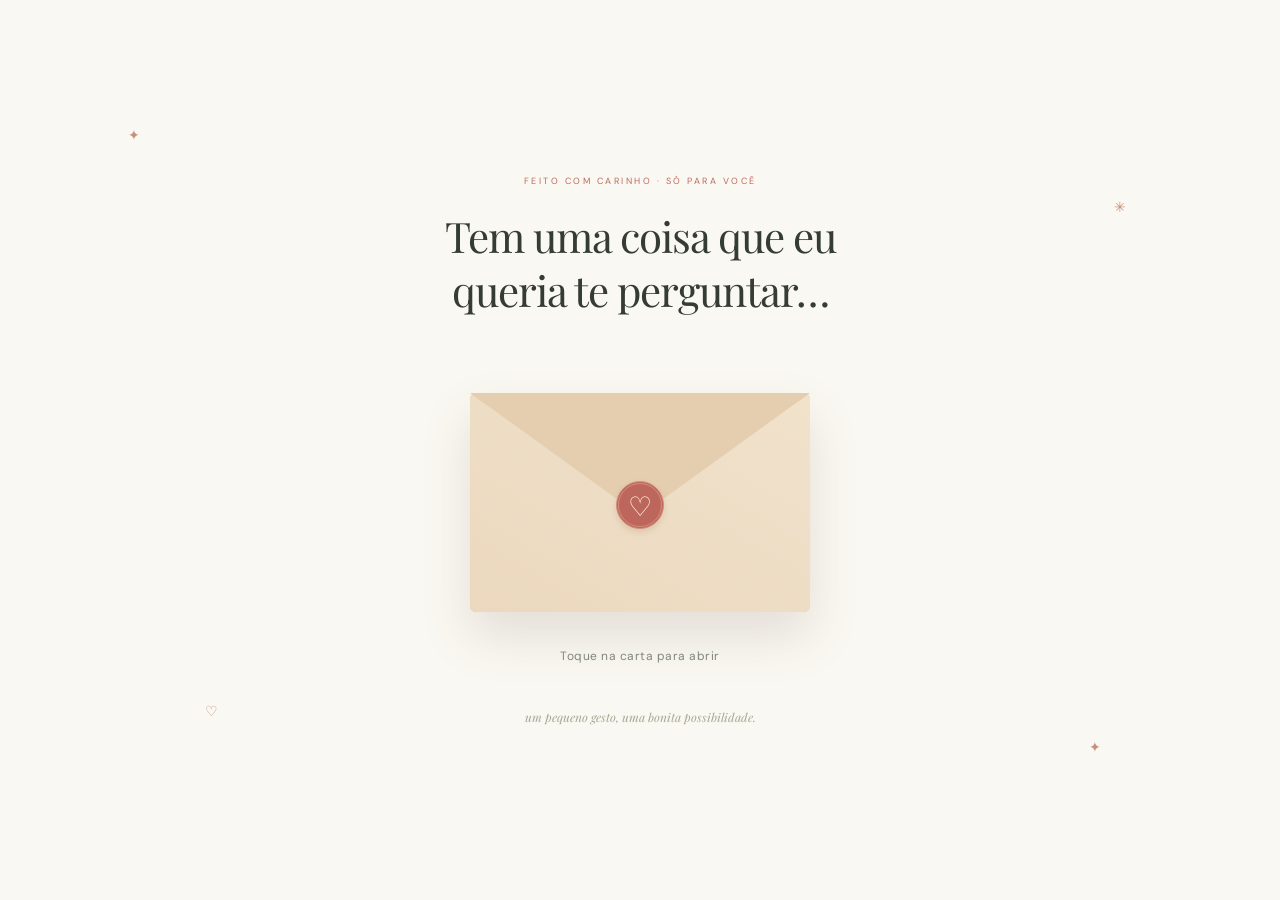
<file: index.html>
<!doctype html>
<html lang="pt-BR">
<head>
  <meta charset="utf-8">
  <meta name="viewport" content="width=device-width, initial-scale=1">
  <meta name="theme-color" content="#faf7f0">
  <meta name="description" content="Um pequeno convite, feito com carinho.">
  <title>Um convite para você ♡</title>
  <link rel="preconnect" href="https://fonts.googleapis.com">
  <link rel="preconnect" href="https://fonts.gstatic.com" crossorigin>
  <link href="https://fonts.googleapis.com/css2?family=DM+Sans:wght@400;500;600;700&family=Playfair+Display:ital,wght@0,400;0,500;0,600;1,400;1,500&display=swap" rel="stylesheet">
  <link rel="stylesheet" href="style.css?v=2">
  <script src="config.js" defer></script>
  <script src="script.js?v=2" defer></script>
</head>
<body>
  <section class="letter-intro" id="letter-intro" aria-label="Uma carta para você" hidden>
    <span class="spark" style="top:14%;left:10%" aria-hidden="true">✦</span>
    <span class="spark" style="top:22%;right:12%;animation-delay:-1s" aria-hidden="true">✳</span>
    <span class="spark" style="bottom:20%;left:16%;animation-delay:-2s" aria-hidden="true">♡</span>
    <span class="spark" style="bottom:16%;right:14%;animation-delay:-1.5s" aria-hidden="true">✦</span>
    <p class="letter-eyebrow">FEITO COM CARINHO · SÓ PARA VOCÊ</p>
    <h2>Tem uma coisa que eu<br>queria te perguntar…</h2>
    <button class="envelope" id="open-letter" type="button" aria-label="Abrir a carta e iniciar a música">
      <span class="envelope-paper" aria-hidden="true">Um convite especial <b>♡</b></span>
      <span class="envelope-front" aria-hidden="true"></span>
      <span class="envelope-flap" aria-hidden="true"></span>
      <span class="envelope-seal" aria-hidden="true">♡</span>
    </button>
    <p class="letter-hint">Toque na carta para abrir</p>
    <span class="letter-footnote">um pequeno gesto, uma bonita possibilidade.</span>
  </section>
  <audio id="background-music" loop preload="none"></audio>
  <button class="music-toggle" id="music-toggle" type="button" aria-label="Tocar música de fundo" aria-pressed="false" hidden>
    <span class="eq" aria-hidden="true"><i></i><i></i><i></i></span>
    <span id="music-label">Tocar música ♫</span>
  </button>
  <div class="page-shell">
    <header class="header">
      <a class="brand" href="./" aria-label="Um convite, início"><span class="brand-icon">✳</span> um convite<span class="brand-dot">.</span></a>
      <span class="header-note"><span class="tiny-heart">♥</span> FEITO COM CARINHO</span>
    </header>

    <main class="invitation" id="convite">
      <section class="copy" aria-labelledby="title">
        <div class="eyebrow" style="--i:0"><span class="eyebrow-line"></span> UMA PERGUNTA ESPECIAL <span class="eyebrow-star">✳</span></div>
        <h1 id="title" tabindex="-1" style="--i:1">A vida fica mais<br>bonita com <em>bons<br class="desktop-break"> momentos.</em></h1>
        <p class="intro" style="--i:2">E eu estava pensando que seria ainda melhor compartilhar um desses momentos com você.</p>
        <div class="question-block" style="--i:3">
          <span class="question-sparkle" aria-hidden="true">✦</span>
          <p class="question">Você aceita sair comigo?</p>
          <p class="question-subtitle">Prometo boa companhia e boas risadas.</p>
        </div>

        <div id="response-area" style="--i:4">
          <div class="button-playground" id="playground" aria-label="Opções de resposta">
            <button class="button button-yes" id="yes-button" type="button">Sim, eu aceito! <span aria-hidden="true">↗</span></button>
            <button class="button button-no" id="no-button" type="button">Não <span aria-hidden="true">↗</span></button>
          </div>
          <p class="playful-message" id="playful-message" aria-live="polite"><span aria-hidden="true">✧</span> Uma pequena dica: o sim é uma ótima escolha.</p>
        </div>
        <div class="result" id="result" role="status" aria-live="polite" tabindex="-1" hidden></div>
      </section>

      <aside class="art-side" aria-label="Ilustração de uma varanda com xícaras, flores e uma carta">
        <span class="art-ring" aria-hidden="true"></span>
        <div class="art-frame">
          <img src="assets/ilustracao.jpg" alt="Duas xícaras, um buquê de peônias e uma carta com selo de cera numa varanda ao entardecer.">
        </div>
        <span class="art-stamp" aria-hidden="true"><span>PARA VOCÊ</span><b>♡</b><span>COM CARINHO</span></span>
        <span class="art-caption">pequenos momentos, <em>grandes memórias.</em></span>
        <span class="side-note" aria-hidden="true">UM CONVITE ESPECIAL&nbsp; · &nbsp;SÓ PARA VOCÊ</span>
        <span class="art-sparkle" aria-hidden="true">✳</span>
      </aside>
    </main>

    <footer class="footer"><span>UM PEQUENO CONVITE, UMA GRANDE POSSIBILIDADE.</span><span>FEITO COM <span class="tiny-heart">♥</span> E UM POUQUINHO DE CORAGEM</span></footer>
  </div>
</body>
</html>
</file>
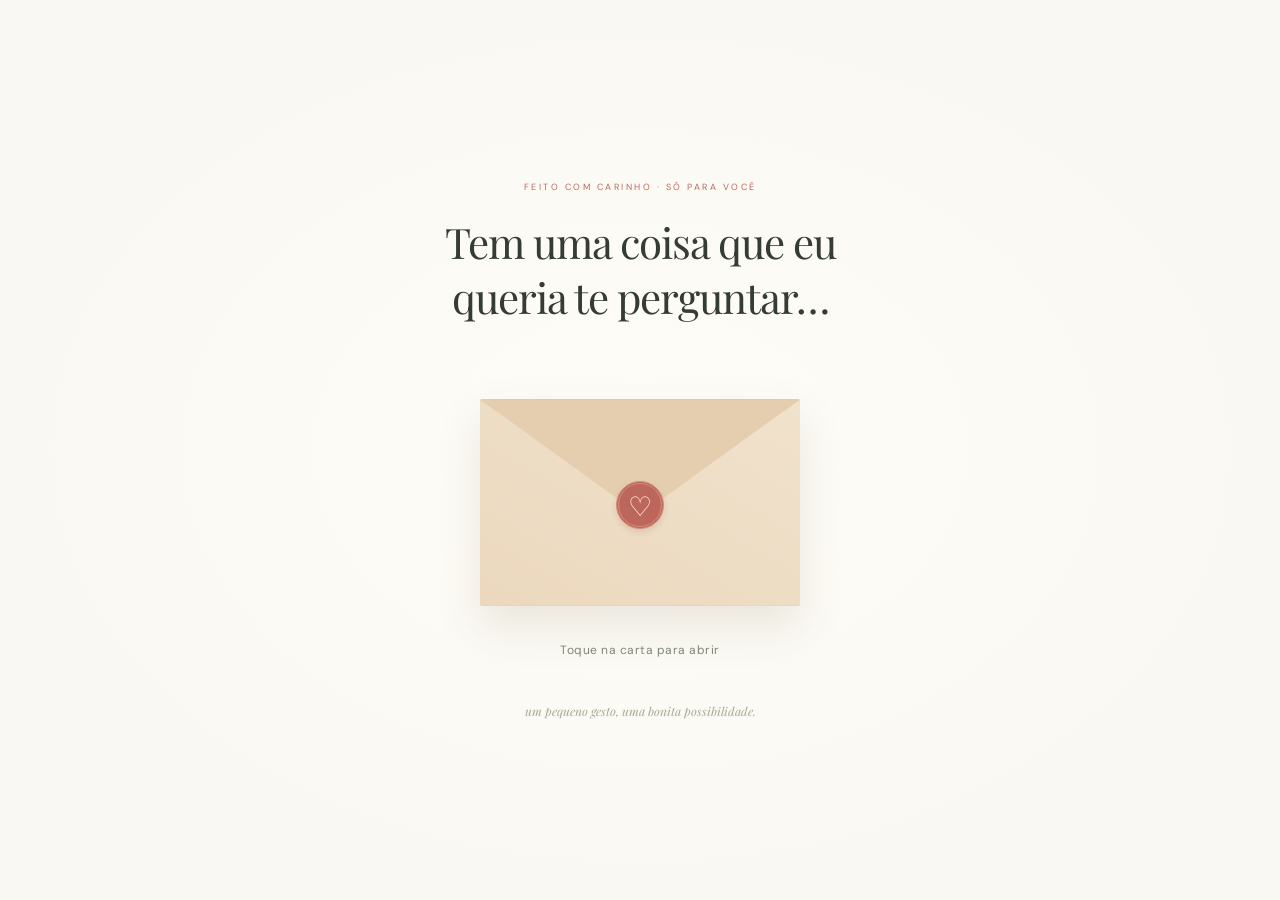
<file: versao-classica/index.html>
<!doctype html>
<html lang="pt-BR">
<head>
  <meta charset="utf-8">
  <meta name="viewport" content="width=device-width, initial-scale=1">
  <meta name="theme-color" content="#faf7f0">
  <meta name="description" content="Um pequeno convite, feito com carinho.">
  <title>Um convite para você ♡</title>
  <link rel="preconnect" href="https://fonts.googleapis.com">
  <link rel="preconnect" href="https://fonts.gstatic.com" crossorigin>
  <link href="https://fonts.googleapis.com/css2?family=DM+Sans:wght@400;500;600;700&family=Playfair+Display:ital,wght@0,400;0,500;0,600;1,400;1,500&display=swap" rel="stylesheet">
  <link rel="stylesheet" href="style.css">
  <script src="../config.js" defer></script>
  <script src="script.js" defer></script>
</head>
<body>
  <section class="letter-intro" id="letter-intro" aria-label="Uma carta para você" hidden>
    <p class="letter-eyebrow">FEITO COM CARINHO · SÓ PARA VOCÊ</p>
    <h2>Tem uma coisa que eu<br>queria te perguntar…</h2>
    <button class="envelope" id="open-letter" type="button" aria-label="Abrir a carta e iniciar a música">
      <span class="envelope-paper" aria-hidden="true">Um convite especial <b>♡</b></span>
      <span class="envelope-front" aria-hidden="true"></span>
      <span class="envelope-flap" aria-hidden="true"></span>
      <span class="envelope-seal" aria-hidden="true">♡</span>
    </button>
    <p class="letter-hint">Toque na carta para abrir</p>
    <span class="letter-footnote">um pequeno gesto, uma bonita possibilidade.</span>
  </section>
  <audio id="background-music" loop preload="none"></audio>
  <button class="music-toggle" id="music-toggle" type="button" aria-label="Tocar música de fundo" aria-pressed="false" hidden>Tocar música ♫</button>
  <div class="page-shell">
    <header class="header">
      <a class="brand" href="../" aria-label="Um convite, início"><span class="brand-icon">✳</span> um convite<span class="brand-dot">.</span></a>
      <span class="header-note"><span class="tiny-heart">♥</span> FEITO COM CARINHO</span>
    </header>

    <main class="invitation" id="convite">
      <section class="copy" aria-labelledby="title">
        <div class="eyebrow"><span class="eyebrow-line"></span> UMA PERGUNTA ESPECIAL <span class="eyebrow-star">✳</span></div>
        <h1 id="title" tabindex="-1">A vida fica mais<br>bonita com <em>bons<br class="desktop-break"> momentos.</em></h1>
        <p class="intro">E eu estava pensando que seria ainda melhor compartilhar um desses momentos com você.</p>
        <div class="question-block">
          <span class="question-sparkle" aria-hidden="true">✦</span>
          <p class="question">Você aceita sair comigo?</p>
          <p class="question-subtitle">Prometo boa companhia e boas risadas.</p>
        </div>

        <div id="response-area">
          <div class="button-playground" id="playground" aria-label="Opções de resposta">
            <button class="button button-yes" id="yes-button" type="button">Sim, eu aceito! <span aria-hidden="true">↗</span></button>
            <button class="button button-no" id="no-button" type="button">Não <span aria-hidden="true">↗</span></button>
          </div>
          <p class="playful-message" id="playful-message" aria-live="polite"><span aria-hidden="true">✧</span> Uma pequena dica: o sim é uma ótima escolha.</p>
        </div>
        <div class="result" id="result" role="status" aria-live="polite" hidden></div>
      </section>

      <aside class="art-side" aria-label="Ilustração de uma flor em um vaso">
        <div class="art-frame">
          <img src="../assets/convite-illustration.png" alt="Uma flor delicada em um vaso, ao lado de um bilhete." width="1024" height="1536">
          <span class="art-stamp" aria-hidden="true"><span>PARA VOCÊ</span><b>♡</b><span>COM CARINHO</span></span>
          <span class="art-caption">pequenos momentos, <em>grandes memórias.</em></span>
        </div>
        <span class="side-note" aria-hidden="true">UM CONVITE ESPECIAL&nbsp; · &nbsp;SÓ PARA VOCÊ</span>
        <span class="art-sparkle" aria-hidden="true">✳</span>
      </aside>
    </main>

    <footer class="footer"><span>UM PEQUENO CONVITE, UMA GRANDE POSSIBILIDADE.</span><span>FEITO COM <span class="tiny-heart">♥</span> E UM POUQUINHO DE CORAGEM</span></footer>
  </div>
</body>
</html>
</file>
<file: style.css>
/* Versão animada: novo visual, com a mesma carta de abertura e o mesmo comportamento do botão "Não". */
:root{--ink:#343c34;--muted:#7f8678;--rose:#bd675c;--rose-dark:#a95149;--paper:#faf8f2;--line:#e8e6da;--serif:'Playfair Display',Georgia,serif;--sans:'DM Sans',Arial,sans-serif;--ease-out:cubic-bezier(.22,1,.36,1)}
*{box-sizing:border-box}
html{background:var(--paper)}
body{margin:0;min-height:100vh;color:var(--ink);font-family:var(--sans);background:var(--paper);overflow-x:hidden}
body::before{content:'';position:fixed;inset:0;z-index:-2;pointer-events:none;background:url('assets/fundo.jpg') center/cover no-repeat;opacity:.95}
button{font:inherit}
button:focus-visible,a:focus-visible{outline:3px solid #ce8f78;outline-offset:4px}
[hidden]{display:none!important}
body.letter-closed{overflow:hidden}

/* Corações flutuando ao fundo */
.hearts{position:fixed;inset:0;overflow:hidden;z-index:-1;pointer-events:none}
.heart{position:absolute;bottom:-40px;color:var(--rose);opacity:0;animation-name:rise;animation-timing-function:linear;animation-iteration-count:infinite}
@keyframes rise{0%{transform:translate3d(0,0,0) rotate(0deg);opacity:0}10%{opacity:.5}90%{opacity:.35}100%{transform:translate3d(var(--sway,20px),-110vh,0) rotate(25deg);opacity:0}}
/* Explosão de corações ao abrir a carta */
.burst{position:fixed;z-index:20;left:0;top:0;color:var(--rose);font-size:18px;pointer-events:none;opacity:0;will-change:transform,opacity}

/* Carta de abertura */
.letter-intro{position:relative;min-height:100vh;min-height:100svh;display:flex;flex-direction:column;align-items:center;justify-content:center;text-align:center;padding:40px 22px;overflow:hidden;transition:opacity .4s 1.15s}
.letter-intro>*{animation:fade-up .9s var(--ease-out) both}
.letter-intro>.letter-eyebrow{animation-delay:.1s}
.letter-intro>h2{animation-delay:.25s}
.letter-intro>.envelope{animation-delay:.4s}
.letter-intro>.letter-hint{animation-delay:.55s}
.letter-intro>.letter-footnote{animation-delay:.7s}
.spark{position:absolute;color:#c88f7b;font-size:14px;pointer-events:none;animation:twinkle 3.2s ease-in-out infinite}
.letter-eyebrow{font-size:9px;letter-spacing:2.5px;color:var(--rose);margin:0 0 22px}
.letter-intro h2{font-family:var(--serif);font-size:clamp(28px,5vw,42px);line-height:1.3;font-weight:400;letter-spacing:-1px;margin:0 0 75px}
.envelope{position:relative;isolation:isolate;width:min(340px,80vw);aspect-ratio:1.55;border:0;border-radius:6px;background:#dcc6ab;box-shadow:0 24px 50px #63503a26;cursor:pointer;perspective:1000px;padding:0;transition:transform .4s var(--ease-out),box-shadow .4s;-webkit-tap-highlight-color:transparent;animation:bob 4.2s ease-in-out infinite,glow 3s ease-in-out infinite}
.envelope:hover{transform:translateY(-5px) rotate(-.6deg)}
.envelope:disabled{cursor:default}
@keyframes bob{0%,100%{translate:0 0}50%{translate:0 -10px}}
@keyframes glow{0%,100%{box-shadow:0 24px 50px #63503a26,0 0 0 0 #e9b6a500}50%{box-shadow:0 24px 50px #63503a26,0 0 0 24px #e9b6a52e}}
.envelope-paper{position:absolute;z-index:1;inset:12px 16px;background:#fffcf6;border:1px solid #e9ddcd;display:flex;flex-direction:column;justify-content:center;align-items:center;gap:10px;font-family:var(--serif);font-style:italic;font-size:19px;color:var(--rose);transition:transform .65s .45s var(--ease-out)}
.envelope-paper b{font-size:33px;font-weight:400;display:inline-block;animation:beat 2.4s ease-in-out infinite}
.envelope-front{position:absolute;z-index:3;inset:0;background:linear-gradient(30deg,#ebd8be,#f1e2cc);clip-path:polygon(0 0,50% 55%,100% 0,100% 100%,0 100%);border-radius:6px}
.envelope-flap{position:absolute;z-index:4;inset:0;background:#e5ceb0;clip-path:polygon(0 0,100% 0,50% 56%);transform-origin:top;backface-visibility:hidden;transition:transform .65s var(--ease-out),z-index 0s .3s}
.envelope-seal{position:absolute;z-index:5;left:calc(50% - 24px);top:calc(50% - 22px);width:48px;height:48px;display:grid;place-items:center;border-radius:50%;border:3px double #d48d7a;background:var(--rose);color:#fff2de;font:27px var(--serif);box-shadow:0 3px 6px #70402c25;transition:opacity .2s,transform .3s;animation:seal-pulse 2.4s ease-in-out infinite}
.letter-hint{font-size:12px;color:var(--muted);margin:36px 0 0;letter-spacing:.5px}
.letter-footnote{font-family:var(--serif);font-style:italic;color:#a5a693;font-size:12px;margin-top:45px}
.is-opening{opacity:0;pointer-events:none}
.is-opening .envelope{transform:translateY(15px);animation:none}
.is-opening .envelope-seal{opacity:0;transform:scale(1.2);animation:none}
.is-opening .envelope-flap{transform:rotateX(180deg);z-index:0}
.is-opening .envelope-paper{transform:translateY(-65%) scale(1.04)}

/* Convite */
.page-shell{max-width:1200px;margin:auto;padding:0 6%}
.invitation-revealed{animation:page-in .8s var(--ease-out) both}
@keyframes page-in{from{opacity:0}to{opacity:1}}
.header{height:96px;display:flex;align-items:center;justify-content:space-between;border-bottom:1px solid var(--line)}
.brand{text-decoration:none;color:var(--ink);font-family:var(--serif);font-weight:600;font-size:23px;letter-spacing:-1.2px}
.brand-icon{font-family:Georgia,serif;color:var(--rose);font-size:27px;vertical-align:-2px;margin-right:6px;display:inline-block;animation:spin-slow 16s linear infinite}
.brand-dot{color:var(--rose)}
.header-note,.footer,.side-note{font-size:9px;letter-spacing:1.5px;font-weight:700;color:#969b8d}
.tiny-heart{color:var(--rose);font-size:11px;margin-right:5px;display:inline-block;animation:beat 2.4s ease-in-out infinite}
.invitation{min-height:calc(100vh - 176px);display:grid;grid-template-columns:1.05fr .95fr;gap:6%;align-items:center;padding:70px 0 80px}
.invitation-revealed .copy>*{animation:fade-up .8s var(--ease-out) both;animation-delay:calc(var(--i,0) * .12s + .25s)}
.invitation-revealed .art-side{animation:fade-up .9s var(--ease-out) both .35s}
@keyframes fade-up{from{opacity:0;transform:translateY(18px)}to{opacity:1;transform:none}}

/* Cartão com o texto */
.copy{position:relative;max-width:580px;padding:52px 56px 48px;border-radius:32px;background:linear-gradient(160deg,#fffdf8f5,#fbf3eaf2);border:1px solid #efe2d0;box-shadow:0 40px 80px -40px #5b4a3a40}
.eyebrow{display:flex;align-items:center;gap:12px;color:var(--rose);font-size:10px;font-weight:700;letter-spacing:2px}
.eyebrow-line{height:1px;width:31px;background:#c68b7d;transform-origin:left;animation:line-grow 1.2s var(--ease-out) .5s both}
.eyebrow-star{font-size:15px;margin-left:3px;display:inline-block;animation:spin-slow 10s linear infinite}
h1{font-family:var(--serif);font-size:clamp(43px,4.35vw,64px);font-weight:400;letter-spacing:-2.3px;line-height:1.13;margin:26px 0 23px}
h1 em{font-weight:400;color:var(--rose);background:linear-gradient(transparent 82%,#f2c9bb 82%) no-repeat;background-size:0 100%;animation:highlight 1s var(--ease-out) 1.1s forwards}
.intro{max-width:430px;color:#777e70;font-size:15px;line-height:1.85;margin:0}
.question-block{position:relative;margin:33px 0 22px;padding:14px 0 14px 20px;border-left:2px solid #dfaa9b;background:linear-gradient(90deg,#f7e2d8aa,transparent 70%);border-radius:0 16px 16px 0}
.question{font-family:var(--serif);font-size:23px;line-height:1.3;margin:0 0 7px}
.question-subtitle{font-size:13px;color:#969b8d;margin:0;line-height:1.5}
.question-sparkle{position:absolute;color:#c88f7b;left:-6px;top:-12px;font-size:12px;animation:twinkle 2.8s ease-in-out infinite}

/* Botões */
.button-playground{position:relative;width:100%;height:135px}
.button{position:relative;overflow:hidden;border:0;height:54px;padding:0 26px;border-radius:999px;cursor:pointer;font-weight:700;font-size:13px;transition:background .25s,box-shadow .25s,transform .2s,color .25s,left .35s var(--ease-out),top .35s var(--ease-out)}
.button:active{transform:scale(.97)}
.button-yes{background:linear-gradient(135deg,#c9766a,var(--rose));color:#fff;box-shadow:0 10px 24px #b96b5c40;animation:pulse 2.6s ease-out infinite}
.button-yes::after{content:'';position:absolute;top:0;bottom:0;left:-60%;width:40%;background:linear-gradient(100deg,transparent,#ffffff66,transparent);transform:skewX(-20deg);animation:shine 3.8s ease-in-out infinite;pointer-events:none}
.button-yes:hover{background:linear-gradient(135deg,var(--rose),var(--rose-dark))}
.button-yes:disabled{cursor:wait;opacity:.75;animation:none}
.button-yes span{margin-left:18px;font-size:16px}
.button-no{background:#fffdf8;border:1px solid #d9c9b5;color:#6f7768;min-width:118px}
.button-no span{margin-left:17px;color:#a8ab9e}
.button-no:hover{background:#fff;border-color:#c9b59e}
.button-playground .button{position:absolute;top:0}
.button-playground .button-yes{left:0;z-index:1}
.button-playground .button-no{left:212px}
@keyframes pulse{0%{box-shadow:0 10px 24px #b96b5c40,0 0 0 0 #c9766a66}70%,100%{box-shadow:0 10px 24px #b96b5c40,0 0 0 16px #c9766a00}}
@keyframes shine{0%,55%{left:-60%}100%{left:130%}}

.playful-message{margin:0;color:#b77d70;font-family:var(--serif);font-style:italic;font-size:14px;min-height:21px}
.playful-message span{font-style:normal;margin-right:5px;display:inline-block;animation:twinkle 2s ease-in-out infinite}
.bump{animation:bump .5s var(--ease-out)}
@keyframes bump{from{opacity:0;transform:translateY(6px)}to{opacity:1;transform:none}}

/* Resultado do envio */
.result{padding:26px 28px;margin-top:22px;border-radius:20px;border:1px solid #ead7c9;background:#fffaf5;animation:fade-up .6s var(--ease-out) both;outline:none}
.result-icon{font-size:26px;color:var(--rose);display:inline-block;animation:beat 1.4s ease-in-out infinite}
.result h2{font-family:var(--serif);font-weight:400;font-size:27px;margin:8px 0}
.result p{color:#777e70;font-size:14px;line-height:1.7;margin:0}
.retry-button{margin-top:20px}

/* Ilustração em arco */
.art-side{position:relative;justify-self:end;width:100%;max-width:470px;padding:0 24px 24px 0}
.art-ring{position:absolute;z-index:0;left:0;top:26px;right:24px;bottom:0;border:1px dashed #d6b29f;border-radius:240px 240px 32px 32px;animation:spin-ring 40s linear infinite}
.art-frame{position:relative;z-index:1;height:560px;padding:14px;background:#eee4d4;border:1px solid #e9dfd1;border-radius:230px 230px 28px 28px;box-shadow:0 30px 60px -28px #5b4a3a55;overflow:hidden}
.art-frame img{width:100%;height:100%;object-fit:cover;object-position:center 62%;display:block;border-radius:216px 216px 18px 18px;animation:breathe 11s ease-in-out infinite alternate}
.art-stamp{position:absolute;z-index:2;right:-6px;top:52px;width:98px;height:98px;border-radius:50%;background:#faf8f2;border:1px solid #dfc9b9;display:flex;flex-direction:column;align-items:center;justify-content:center;color:var(--rose);rotate:0deg;box-shadow:0 6px 18px #544b3d14}
.art-stamp span{font-size:7px;letter-spacing:1px;font-weight:700}
.art-stamp b{font-family:Georgia,serif;font-size:31px;font-weight:400;line-height:1.1}
.art-caption{position:absolute;z-index:2;bottom:52px;left:24px;background:#faf8f0ee;padding:11px 15px;border-radius:14px;font-family:var(--serif);font-size:12px;color:#646e5e;box-shadow:0 8px 20px #544b3d10}
.art-caption em{color:var(--rose)}
.side-note{position:absolute;right:-20px;bottom:57px;writing-mode:vertical-rl;font-size:8px}
.art-sparkle{position:absolute;z-index:2;left:-14px;bottom:70px;color:#c88f7b;font-size:31px;animation:twinkle 3.4s ease-in-out infinite}

/* Rodapé */
.footer{border-top:1px solid var(--line);min-height:83px;display:flex;justify-content:space-between;align-items:center;gap:20px;font-size:8px;letter-spacing:1.1px}

/* Botão de música */
.music-toggle{position:fixed;z-index:10;right:18px;bottom:18px;display:inline-flex;align-items:center;gap:10px;max-width:calc(100vw - 36px);border:1px solid #e0c8b8;border-radius:999px;padding:11px 18px 11px 14px;background:#fffdf8f5;color:var(--rose-dark);box-shadow:0 10px 24px #544b3d1a;font-size:12px;cursor:pointer;transition:transform .2s var(--ease-out),box-shadow .2s}
.music-toggle:hover{transform:translateY(-2px);box-shadow:0 14px 28px #544b3d24}
.eq{display:inline-flex;align-items:flex-end;gap:2px;height:12px}
.eq i{display:block;width:3px;height:4px;border-radius:2px;background:var(--rose)}
.music-toggle.is-playing .eq i{animation:eq .9s ease-in-out infinite}
.music-toggle.is-playing .eq i:nth-child(2){animation-delay:-.3s}
.music-toggle.is-playing .eq i:nth-child(3){animation-delay:-.6s}

/* Animações gerais */
@keyframes twinkle{0%,100%{opacity:.4;scale:.8}50%{opacity:1;scale:1.15}}
@keyframes beat{0%,100%{scale:1}15%{scale:1.18}30%{scale:1}45%{scale:1.12}}
@keyframes seal-pulse{0%,100%{scale:1}50%{scale:1.08}}
@keyframes spin-slow{to{rotate:360deg}}
@keyframes spin-ring{to{rotate:360deg}}
@keyframes breathe{from{transform:scale(1)}to{transform:scale(1.05)}}
@keyframes line-grow{from{transform:scaleX(0)}to{transform:scaleX(1)}}
@keyframes highlight{to{background-size:100% 100%}}
@keyframes eq{0%,100%{height:3px}50%{height:12px}}

@media(max-width:860px){
  .invitation{grid-template-columns:1fr;gap:56px;padding:48px 0 64px;min-height:0}
  .copy{max-width:none;padding:40px 30px 36px;border-radius:26px}
  .art-side{justify-self:center;max-width:440px;padding:0 20px 0 0}
  .art-frame{height:480px}
  h1{font-size:clamp(40px,8vw,58px)}
}
@media(max-width:480px){
  .page-shell{padding:0 5%}
  .header{height:76px}
  .header-note{font-size:7px;letter-spacing:.8px}
  .brand{font-size:21px}
  .copy{padding:32px 20px 28px;border-radius:22px}
  .desktop-break{display:none}
  h1{font-size:40px;letter-spacing:-1.7px}
  .question{font-size:21px}
  .button{padding:0 18px;font-size:12px}
  .button-yes span{margin-left:10px}
  .button-playground .button-no{left:170px;min-width:100px}
  .button-no span{margin-left:9px}
  .art-frame{height:400px}
  .art-stamp{width:76px;height:76px;right:-8px}
  .art-stamp span{font-size:6px}
  .art-stamp b{font-size:25px}
  .footer{align-items:flex-start;flex-direction:column;justify-content:center;gap:8px;padding:18px 0;line-height:1.6}
}
@media(prefers-reduced-motion:reduce){
  *,*::before,*::after{animation:none!important;transition:none!important}
  .hearts,.burst{display:none!important}
}
</file>
<file: versao-classica/style.css>
:root{--ink:#343c34;--muted:#7f8678;--rose:#bd675c;--rose-dark:#a95149;--paper:#faf8f2;--line:#e8e6da;--serif:'Playfair Display',Georgia,serif;--sans:'DM Sans',Arial,sans-serif}
*{box-sizing:border-box}
html{background:var(--paper)}
body{margin:0;color:var(--ink);font-family:var(--sans);background:var(--paper)}
button{font:inherit}
button:focus-visible,a:focus-visible{outline:3px solid #ce8f78;outline-offset:4px}
[hidden]{display:none!important}
.page-shell{max-width:1440px;margin:auto;padding:0 7.1%}
.header{height:105px;display:flex;align-items:center;justify-content:space-between;border-bottom:1px solid var(--line)}
.brand{text-decoration:none;color:var(--ink);font-family:var(--serif);font-weight:600;font-size:23px;letter-spacing:-1.2px}.brand-icon{font-family:Georgia,serif;color:var(--rose);font-size:27px;vertical-align:-2px;margin-right:6px}.brand-dot{color:var(--rose)}
.header-note,.footer,.side-note{font-size:9px;letter-spacing:1.5px;font-weight:700;color:#969b8d}.tiny-heart{color:var(--rose);font-size:11px;margin-right:5px}
.invitation{min-height:690px;display:grid;grid-template-columns:1fr 0.88fr;gap:8%;align-items:center;padding:75px 2% 83px}
.copy{max-width:570px}.eyebrow{display:flex;align-items:center;gap:12px;color:var(--rose);font-size:10px;font-weight:700;letter-spacing:2px}.eyebrow-line{height:1px;width:31px;background:#c68b7d}.eyebrow-star{font-size:15px;margin-left:3px}
h1{font-family:var(--serif);font-size:clamp(43px,4.35vw,67px);font-weight:400;letter-spacing:-2.3px;line-height:1.13;margin:26px 0 23px}h1 em{font-weight:400;color:var(--rose)}
.intro{max-width:410px;color:#777e70;font-size:15px;line-height:1.85;margin:0}
.question-block{position:relative;margin:33px 0 22px;padding-left:18px;border-left:2px solid #dfaa9b}.question{font-family:var(--serif);font-size:23px;line-height:1.3;margin:0 0 7px}.question-subtitle{font-size:13px;color:#969b8d;margin:0;line-height:1.5}.question-sparkle{position:absolute;color:#c88f7b;left:-4px;top:-15px;font-size:9px;background:var(--paper)}
.button-playground{position:relative;width:100%;height:135px}.button{border:0;height:53px;padding:0 25px;cursor:pointer;font-weight:700;font-size:13px;transition:background .2s,box-shadow .2s}.button-yes{background:var(--rose);color:white;box-shadow:0 7px 18px #b96b5c27}.button-yes:hover{background:var(--rose-dark)}.button-yes:disabled{cursor:wait;opacity:.75}.button-yes span{margin-left:18px;font-size:16px}.button-no{background:transparent;border:1px solid #d9dbce;color:#777e70;min-width:112px}.button-no span{margin-left:17px;color:#a8ab9e}.button-no:hover{background:#fff}.button-playground .button{position:absolute;top:0}.button-playground .button-yes{left:0;z-index:1}.button-playground .button-no{left:190px}
.playful-message{margin:0;color:#b77d70;font-family:var(--serif);font-style:italic;font-size:14px;min-height:21px}.playful-message span{font-style:normal;margin-right:5px}
.art-side{position:relative;padding:0 22px 22px 0;max-width:480px;width:100%;justify-self:end}.art-frame{height:550px;position:relative;background:#eee4d4;padding:12px;border:1px solid #e9dfd1}.art-frame:after{content:'';position:absolute;z-index:-1;inset:20px -22px -22px 20px;border:1px solid #d9c4ae}.art-frame img{width:100%;height:100%;object-fit:cover;object-position:center 53%;display:block}.art-stamp{position:absolute;right:-24px;top:38px;width:92px;height:92px;border-radius:50%;background:#faf8f2;border:1px solid #dfc9b9;display:flex;flex-direction:column;align-items:center;justify-content:center;color:var(--rose);transform:rotate(12deg);box-shadow:0 2px 12px #544b3d0b}.art-stamp span{font-size:7px;letter-spacing:1px;font-weight:700}.art-stamp b{font-family:Georgia,serif;font-size:31px;font-weight:400;line-height:1.1}.art-caption{position:absolute;bottom:31px;left:30px;background:#faf8f0e8;padding:11px 15px;font-family:var(--serif);font-size:12px;color:#646e5e}.art-caption em{color:var(--rose)}.side-note{position:absolute;right:-20px;bottom:57px;writing-mode:vertical-rl;font-size:8px}.art-sparkle{position:absolute;left:-34px;bottom:48px;color:#c88f7b;font-size:31px}
.result{max-width:430px;padding:25px 26px;border:1px solid #e7d5c8;background:#fffaf5}.result-icon{font-size:26px;color:var(--rose)}.result h2{font-family:var(--serif);font-weight:400;font-size:27px;margin:8px 0}.result p{color:#777e70;font-size:14px;line-height:1.7;margin:0}.retry-button{margin-top:20px}
.footer{border-top:1px solid var(--line);min-height:83px;display:flex;justify-content:space-between;align-items:center;gap:20px;font-size:8px;letter-spacing:1.1px}
@media(max-width:800px){.page-shell{padding:0 6%}.header{height:76px}.invitation{grid-template-columns:1fr;gap:55px;padding:58px 2% 65px}.copy{max-width:none}.art-side{justify-self:center;max-width:460px}.art-frame{height:480px}.footer{line-height:1.6}.header-note{font-size:8px}h1{font-size:clamp(42px,8vw,60px)}}
@media(max-width:420px){.header-note{letter-spacing:.8px;font-size:7px}.brand{font-size:21px}.invitation{padding-top:48px}.desktop-break{display:none}h1{font-size:42px;letter-spacing:-1.7px}.question{font-size:21px}.button{padding:0 18px;font-size:12px}.button-yes span{margin-left:10px}.button-playground .button-no{left:163px;min-width:93px}.button-no span{margin-left:9px}.art-frame{height:390px}.art-stamp{width:75px;height:75px;right:-15px}.art-stamp span{font-size:6px}.art-stamp b{font-size:25px}.footer{align-items:flex-start;flex-direction:column;justify-content:center;gap:8px;padding:18px 0}}
@media(prefers-reduced-motion:reduce){*{transition:none!important}}

/* A sealed letter, opened by the visitor before revealing the invitation. */
.letter-closed{overflow:hidden}
.letter-intro{min-height:100vh;min-height:100svh;display:flex;flex-direction:column;align-items:center;justify-content:center;text-align:center;padding:40px 22px;background:radial-gradient(ellipse at center,#fffdf8,var(--paper) 72%);overflow:hidden;transition:opacity .4s 1.15s}
.letter-eyebrow{font-size:9px;letter-spacing:2.5px;color:var(--rose);margin:0 0 22px}
.letter-intro h2{font-family:var(--serif);font-size:clamp(28px,5vw,42px);line-height:1.3;font-weight:400;letter-spacing:-1px;margin:0 0 75px}
.envelope{position:relative;isolation:isolate;width:min(320px,80vw);aspect-ratio:1.55;border:0;border-radius:3px;background:#dcc6ab;box-shadow:0 20px 45px #63503a20;cursor:pointer;perspective:1000px;padding:0;transition:transform .4s,box-shadow .4s;-webkit-tap-highlight-color:transparent}
.envelope:hover{transform:translateY(-5px);box-shadow:0 26px 48px #63503a28}
.envelope-paper{position:absolute;z-index:1;inset:12px 16px;background:#fffcf6;border:1px solid #e9ddcd;display:flex;flex-direction:column;justify-content:center;align-items:center;gap:10px;font-family:var(--serif);font-style:italic;font-size:19px;color:var(--rose);transition:transform .65s .45s}
.envelope-paper b{font-size:33px;font-weight:400}
.envelope-front{position:absolute;z-index:3;inset:0;background:linear-gradient(30deg,#ebd8be,#f1e2cc);clip-path:polygon(0 0,50% 55%,100% 0,100% 100%,0 100%);border-radius:3px}
.envelope-flap{position:absolute;z-index:4;inset:0;background:#e5ceb0;clip-path:polygon(0 0,100% 0,50% 56%);transform-origin:top;backface-visibility:hidden;transition:transform .65s,z-index 0s .3s}
.envelope-seal{position:absolute;z-index:5;left:calc(50% - 24px);top:calc(50% - 22px);width:48px;height:48px;display:grid;place-items:center;border-radius:50%;border:3px double #d48d7a;background:var(--rose);color:#fff2de;font:27px var(--serif);box-shadow:0 3px 6px #70402c25;transition:opacity .2s,transform .3s}
.letter-hint{font-size:12px;color:var(--muted);margin:36px 0 0;letter-spacing:.5px}
.letter-footnote{font-family:var(--serif);font-style:italic;color:#a5a693;font-size:12px;margin-top:45px}
.is-opening{opacity:0;pointer-events:none}
.is-opening .envelope{transform:translateY(15px)}
.is-opening .envelope-seal{opacity:0;transform:scale(1.2)}
.is-opening .envelope-flap{transform:rotateX(180deg);z-index:0}
.is-opening .envelope-paper{transform:translateY(-65%)}
.invitation-revealed{animation:reveal-invitation .8s ease-out both}
@keyframes reveal-invitation{from{opacity:0;transform:translateY(20px)}to{opacity:1;transform:translateY(0)}}
.music-toggle{position:fixed;z-index:10;right:18px;bottom:18px;max-width:calc(100vw - 36px);border:1px solid #dfc9b9;border-radius:24px;padding:11px 16px;background:#faf8f2f5;color:var(--rose-dark);box-shadow:0 4px 16px #544b3d12;font-size:11px;cursor:pointer}
@media(prefers-reduced-motion:reduce){*,*::before,*::after{animation:none!important;transition:none!important}}
</file>
